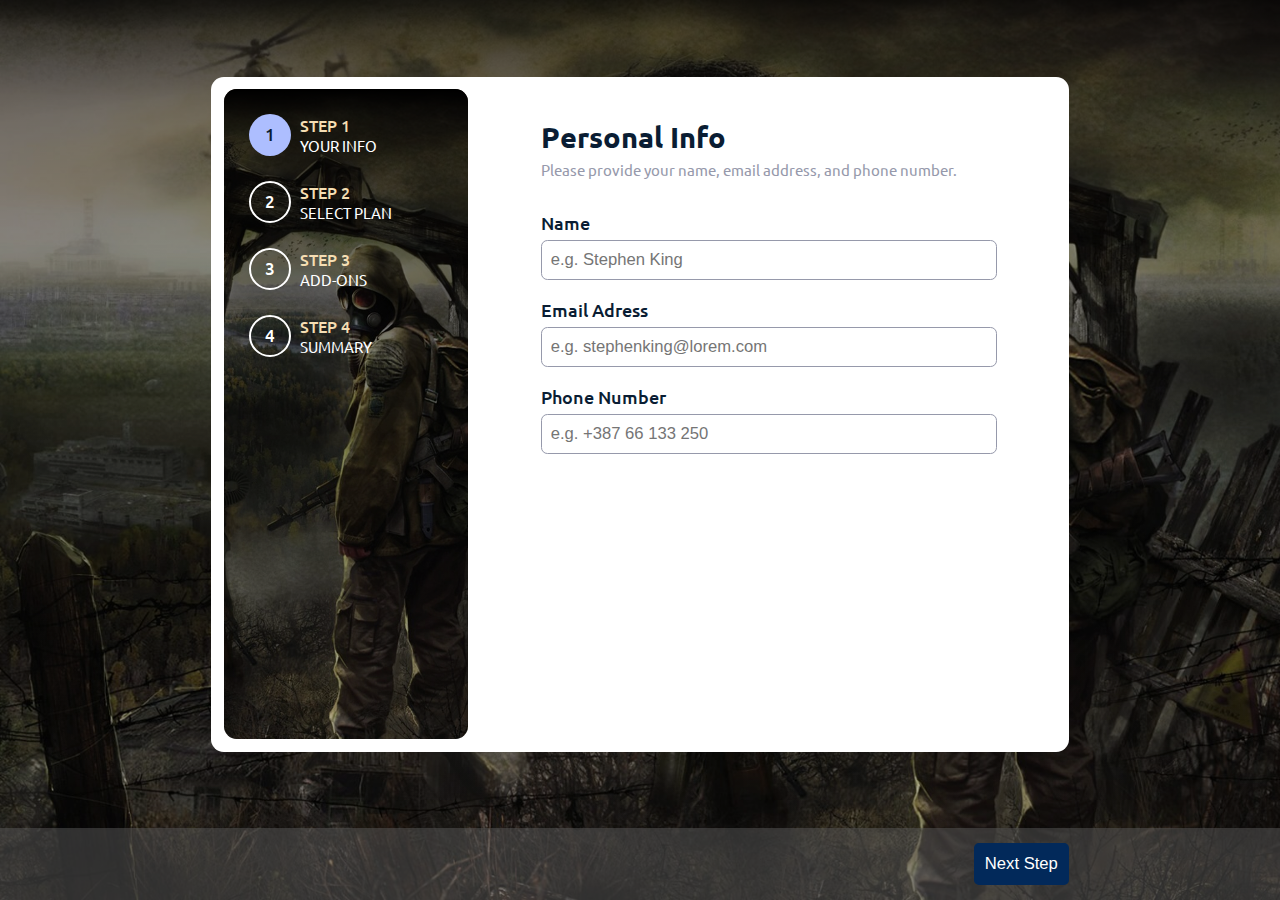
<file: index.html>
<!DOCTYPE html>
<html lang="en">
<head>
  <meta charset="UTF-8">
  <meta name="viewport" content="width=device-width, initial-scale=1.0">
  <link rel="stylesheet" href="css/utilities.css">
  <link rel="stylesheet" href="css/styles.css">
  <link rel="stylesheet" href="css/responsive.css">
  <title>Multi Step Form</title>
</head>
<body>
  <div class="container">
    <div class="central-wrapper column center">
      <!-- STEPS -->
      <div class="steps-wrapper">
        <div class="steps center">
          <div class="step">
            <h3 class="step-number active">1</h3>
            <div class="step-titles">
              <h4>Step 1</h4>
              <h5>Your info</h5>
            </div>
          </div>
          <div class="step">
            <h3 class="step-number">2</h3>
            <div class="step-titles">
              <h4>Step 2</h4>
              <h5>Select plan</h5>
            </div>
          </div>
          <div class="step">
            <h3 class="step-number">3</h3>
            <div class="step-titles">
              <h4>Step 3</h4>
              <h5>Add-ons</h5>
            </div>
          </div>
          <div class="step">
            <h3 class="step-number">4</h3>
            <div class="step-titles">
              <h4>Step 4</h4>
              <h5>Summary</h5>
            </div>
          </div>
        </div>
      </div>

      <!-- MAIN SECTION -->
      <div class="main-section-wrapper">
        <div class="main-section ms-padding center">
          <h2>Personal Info</h2>
          <h4>Please provide your name, email address, and phone number.</h4>
          <div class="inner-section">
            <form>
              <div class="label-message">
                <label for="input-name">Name</label>
                <p id="name-error"></p>
              </div>
              <input id="input-name" type="text" placeholder="e.g. Stephen King" spellcheck="false">
            </form>
            <form>
              <div class="label-message">
                <label for="input-email">Email Adress</label>
                <p id="email-error"></p>
              </div>
              <input id="input-email" type="email" placeholder="e.g. stephenking@lorem.com" spellcheck="false">
            </form>
            <form>
              <div class="label-message">
                <label for="input-phone">Phone Number</label>
                <p id="phone-error"></p>
              </div>
              <input id="input-phone" type="text" placeholder="e.g. +387 66 133 250" spellcheck="false">
            </form>
          </div>
        </div>
      </div>
    </div>

    <!-- NEXT-PREV -->
    <div class="next-prev-wrapper">
      <div class="next-prev column center">
        <div class="prev hidden">
          <button class="transition-02">Go Back</button>
        </div>
        <div class="next">
          <button class="transition-02" id="go-to-page2">Next Step</button>
        </div>
      </div>
    </div>
  </div>

	<script src="js/page_1.js"></script>
</body>
</html>
</file>
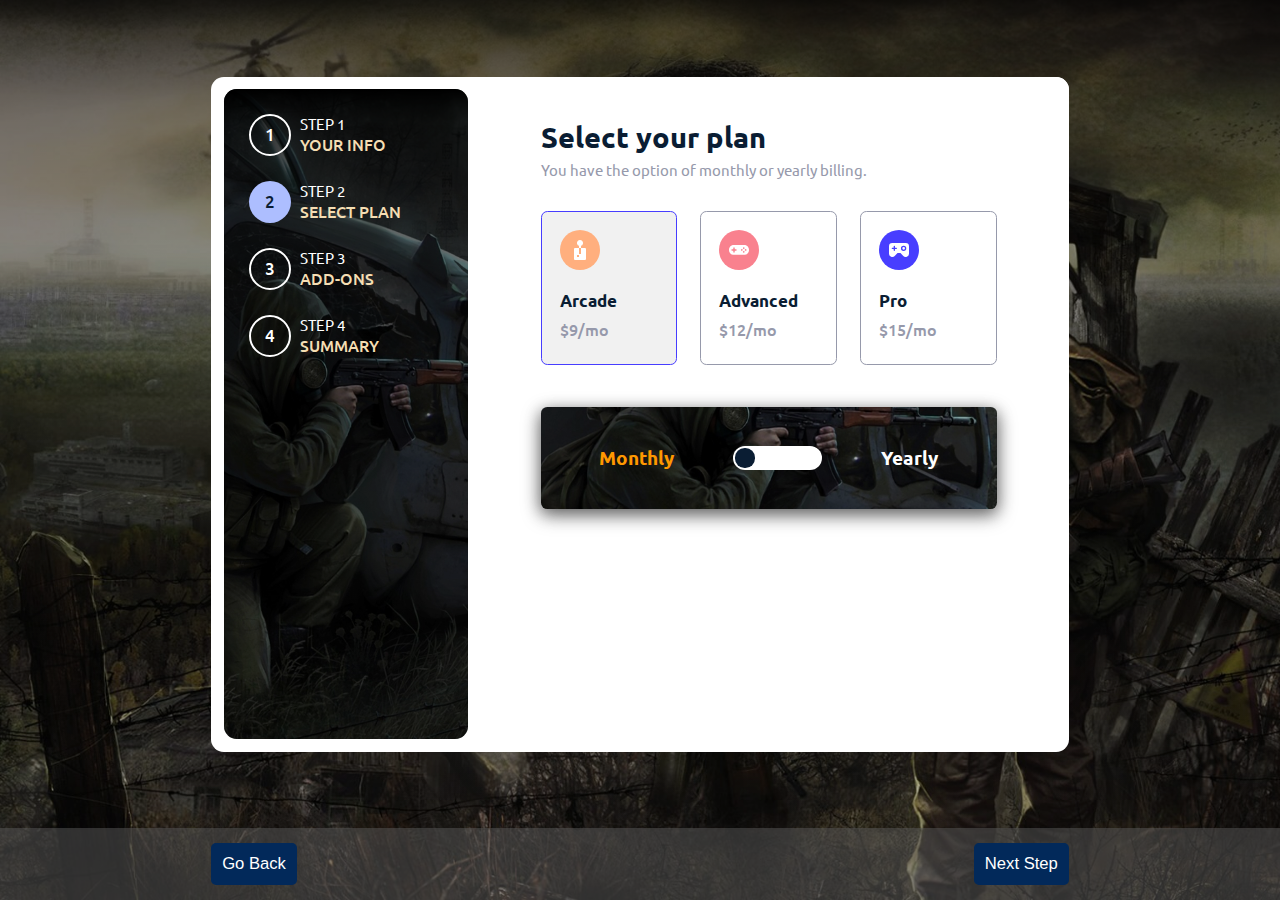
<file: html/page_2.html>
<!DOCTYPE html>
<html lang="en">
<head>
  <meta charset="UTF-8">
  <meta name="viewport" content="width=device-width, initial-scale=1.0">
  <link rel="stylesheet" href="../css/utilities.css">
  <link rel="stylesheet" href="../css/styles.css">
  <link rel="stylesheet" href="../css/responsive.css">
  <title>Multi Step Form</title>
</head>
<body>
  <div class="container">
    <div class="central-wrapper column center">
      <!-- STEPS -->
      <div class="steps-wrapper">
        <div class="steps page2 center">
          <div class="step">
            <h3 class="step-number">1</h3>
            <div class="step-titles">
              <h5>Step 1</h5>
              <h4>Your info</h4>
            </div>
          </div>
          <div class="step">
            <h3 class="step-number active">2</h3>
            <div class="step-titles">
              <h5>Step 2</h5>
              <h4>Select plan</h4>
            </div>
          </div>
          <div class="step">
            <h3 class="step-number">3</h3>
            <div class="step-titles">
              <h5>Step 3</h5>
              <h4>Add-ons</h4>
            </div>
          </div>
          <div class="step">
            <h3 class="step-number">4</h3>
            <div class="step-titles">
              <h5>Step 4</h5>
              <h4>Summary</h4>
            </div>
          </div>
        </div>
      </div>

      <!-- MAIN SECTION -->
      <div class="main-section-wrapper page2">
        <div class="main-section ms-padding center">
          <h2>Select your plan</h2>
          <h4>You have the option of monthly or yearly billing.</h4>
          <div class="inner-section">
            <div class="plan-wrapper">
              <div class="plan el-padding transition-02" id="arcade">
                <img src="../img/icon-arcade.svg" alt="arcade">
                <div class="plan-info">
                  <h5 class="plan-name">Arcade</h5>
                  <h5 class="price">$9/mo</h5>
                  <h6 class="month-free">2 months free</h6>
                </div>
              </div>
              <div class="plan el-padding transition-02" id="advanced">
                <img src="../img/icon-advanced.svg" alt="advanced">
                <div class="plan-info">
                  <h5 class="plan-name">Advanced</h5>
                  <h5 class="price">$12/mo</h5>
                  <h6 class="month-free">2 months free</h6>
                </div>
              </div>
              <div class="plan el-padding transition-02" id="pro">
                <img src="../img/icon-pro.svg" alt="pro">
                <div class="plan-info">
                  <h5 class="plan-name">Pro</h5>
                  <h5 class="price">$15/mo</h5>
                  <h6 class="month-free">2 months free</h6>
                </div>
              </div>
            </div>
          </div>
        </div>
        <div class="toogle-wrapper">
          <div class="toogle-inner">
            <h2 class="month transition-02">Monthly</h2>
            <div class="toogle">
              <input type="checkbox" id="price-toogle" class="input"/>
              <label for="price-toogle" class="label">
                <div class="circle"></div>
              </label>
            </div>
            <h2 class="year transition-02">Yearly</h2>
          </div>
        </div>
      </div>
    </div>

    <!-- NEXT-PREV -->
    <div class="next-prev-wrapper">
      <div class="next-prev column center">
        <div class="prev">
          <button class="transition-02" id="go-to-page1">Go Back</button>
        </div>
        <div class="next">
          <button class="transition-02" id="go-to-page3">Next Step</button>
        </div>
      </div>
    </div>
  </div>

	<script src="../js/page_2.js"></script>
</body>
</html>
</file>
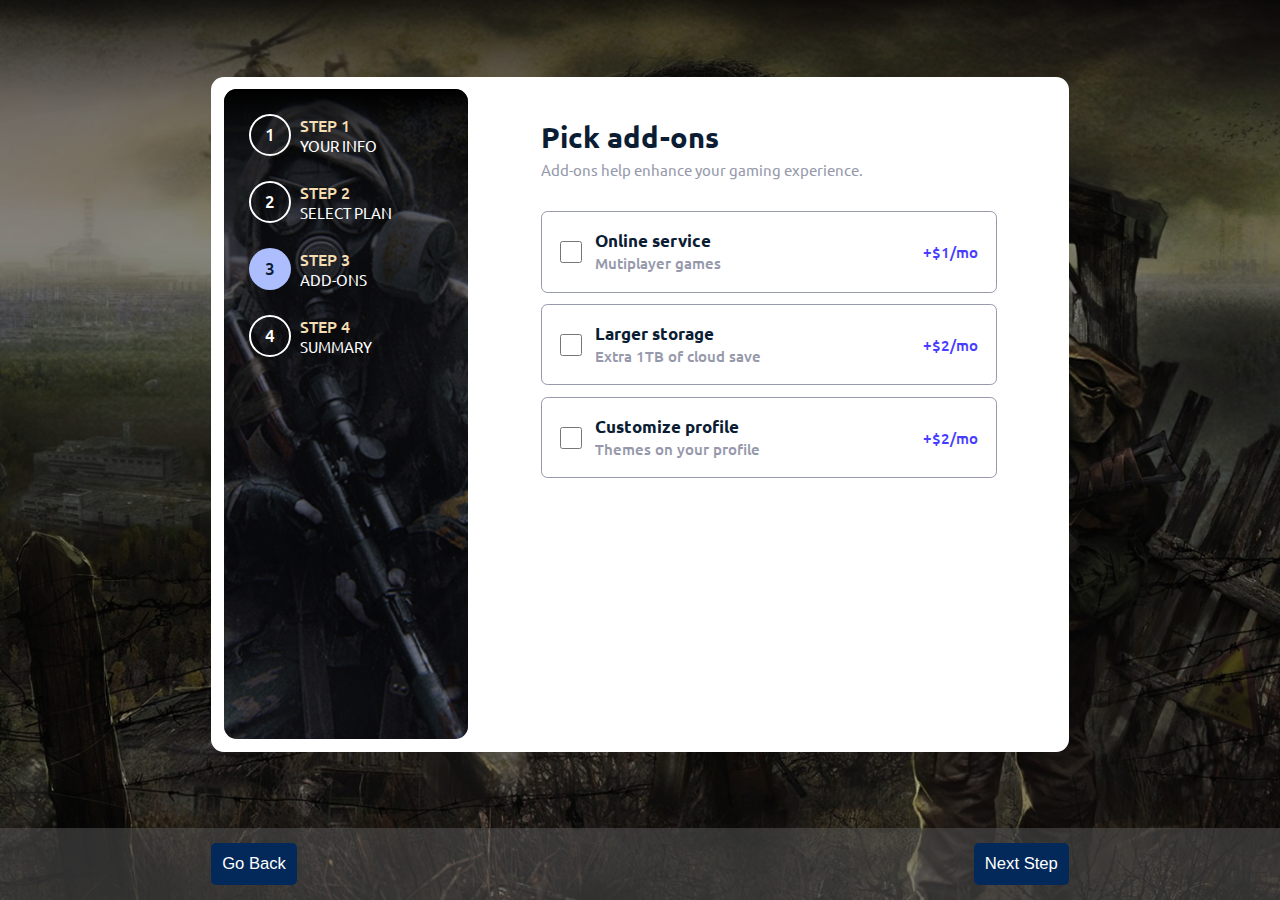
<file: html/page_3.html>
<!DOCTYPE html>
<html lang="en">
<head>
  <meta charset="UTF-8">
  <meta name="viewport" content="width=device-width, initial-scale=1.0">
  <link rel="stylesheet" href="../css/utilities.css">
  <link rel="stylesheet" href="../css/styles.css">
  <link rel="stylesheet" href="../css/responsive.css">
  <title>Multi Step Form</title>
</head>
<body>
  <div class="container">
    <div class="central-wrapper column center">
      <!-- STEPS -->
      <div class="steps-wrapper">
        <div class="steps page3 center">
          <div class="step">
            <h3 class="step-number">1</h3>
            <div class="step-titles">
              <h4>Step 1</h4>
              <h5>Your info</h5>
            </div>
          </div>
          <div class="step">
            <h3 class="step-number">2</h3>
            <div class="step-titles">
              <h4>Step 2</h4>
              <h5>Select plan</h5>
            </div>
          </div>
          <div class="step">
            <h3 class="step-number active">3</h3>
            <div class="step-titles">
              <h4>Step 3</h4>
              <h5>Add-ons</h5>
            </div>
          </div>
          <div class="step">
            <h3 class="step-number">4</h3>
            <div class="step-titles">
              <h4>Step 4</h4>
              <h5>Summary</h5>
            </div>
          </div>
        </div>
      </div>

      <!-- MAIN SECTION -->
      <div class="main-section-wrapper page3">
        <div class="main-section ms-padding center">
          <h2>Pick add-ons</h2>
          <h4>Add-ons help enhance your gaming experience.</h4>
          <div class="inner-section">
            <div class="add-wrapper">
              <div class="add el-padding transition-02" id="online">
                <div class="checkbox-wrapper">
                  <input type="checkbox">
                  <div class="titles">
                    <h5 class="add-title">Online service</h5>
                    <h6 class="add-description">Mutiplayer games</h6>
                  </div>
                </div>
                <div class="price">
                  <h6 class="add-price">+$1/mo</h6>
                </div>
              </div>
              <div class="add el-padding transition-02" id="larger">
                <div class="checkbox-wrapper">
                  <input type="checkbox">
                  <div class="titles">
                    <h5 class="add-title">Larger storage</h5>
                    <h6 class="add-description">Extra 1TB of cloud save</h6>
                  </div>
                </div>
                <div class="price">
                  <h6 class="add-price">+$2/mo</h6>
                </div>
              </div>
              <div class="add el-padding transition-02" id="customizable">
                <div class="checkbox-wrapper">
                  <input type="checkbox">
                  <div class="titles">
                    <h5 class="add-title">Customize profile</h5>
                    <h6 class="add-description">Themes on your profile</h6>
                  </div>
                </div>
                <div class="price">
                  <h6 class="add-price">+$2/mo</h6>
                </div>
              </div>
            </div>
          </div>
        </div>
      </div>
    </div>

    <!-- NEXT-PREV -->
    <div class="next-prev-wrapper">
      <div class="next-prev column center">
        <div class="prev">
          <button class="transition-02" id="go-to-page2">Go Back</button>
        </div>
        <div class="next">
          <button class="transition-02" id="go-to-page4">Next Step</button>
        </div>
      </div>
    </div>
  </div>

	<script src="../js/page_3.js"></script>
</body>
</html>
</file>
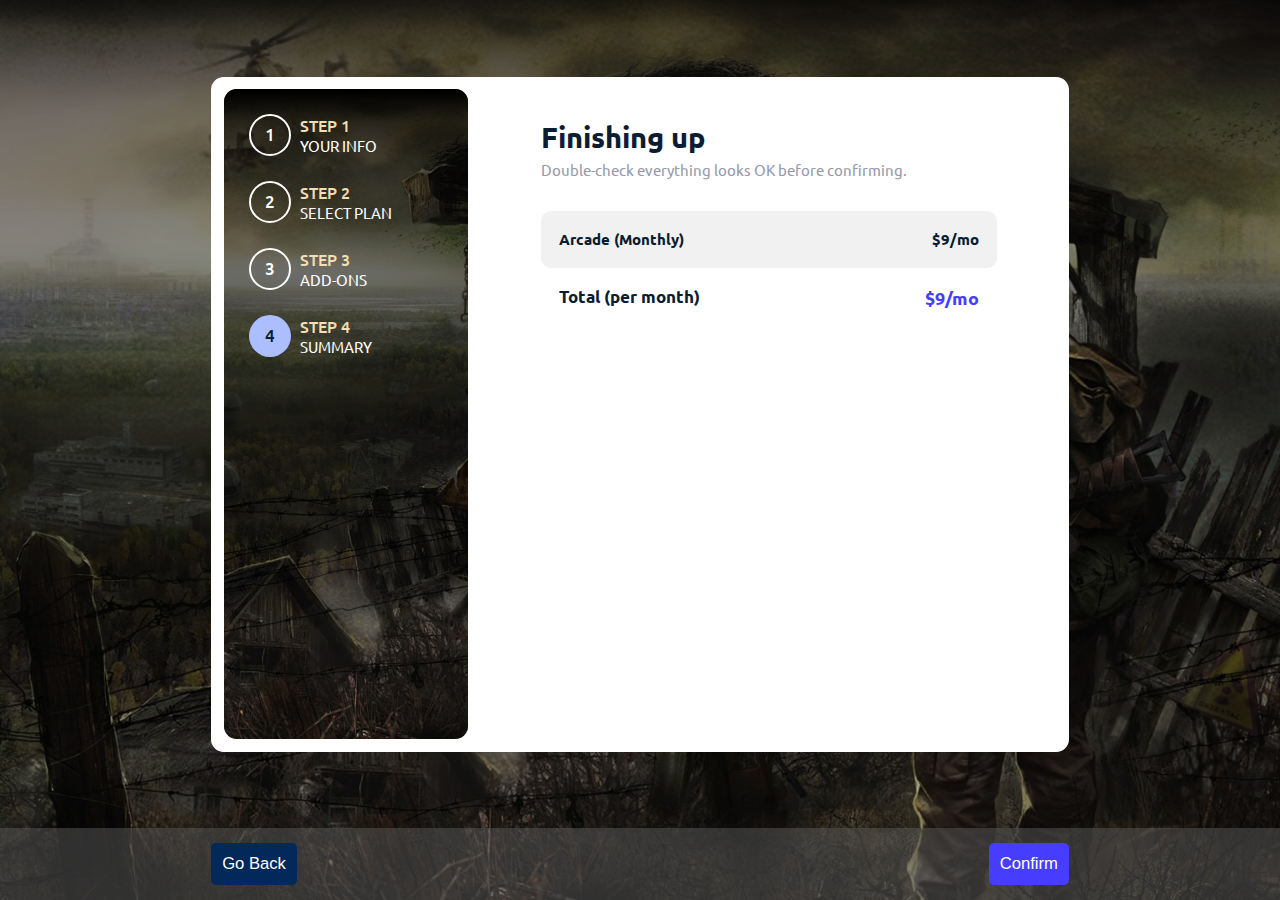
<file: html/page_4.html>
<!DOCTYPE html>
<html lang="en">
<head>
  <meta charset="UTF-8">
  <meta name="viewport" content="width=device-width, initial-scale=1.0">
  <link rel="stylesheet" href="../css/utilities.css">
  <link rel="stylesheet" href="../css/styles.css">
  <link rel="stylesheet" href="../css/responsive.css">
  <title>Multi Step Form</title>
</head>
<body>
  <div class="container">
    <div class="central-wrapper column center">
      <!-- STEPS -->
      <div class="steps-wrapper">
        <div class="steps page4 center">
          <div class="step">
            <h3 class="step-number">1</h3>
            <div class="step-titles">
              <h4>Step 1</h4>
              <h5>Your info</h5>
            </div>
          </div>
          <div class="step">
            <h3 class="step-number">2</h3>
            <div class="step-titles">
              <h4>Step 2</h4>
              <h5>Select plan</h5>
            </div>
          </div>
          <div class="step">
            <h3 class="step-number">3</h3>
            <div class="step-titles">
              <h4>Step 3</h4>
              <h5>Add-ons</h5>
            </div>
          </div>
          <div class="step">
            <h3 class="step-number active">4</h3>
            <div class="step-titles">
              <h4>Step 4</h4>
              <h5>Summary</h5>
            </div>
          </div>
        </div>
      </div>

      <!-- MAIN SECTION -->
      <div class="main-section-wrapper page4">
        <div class="main-section ms-padding center">
          <h2>Finishing up</h2>
          <h4>Double-check everything looks OK before confirming.</h4>
          <div class="inner-section">
            <div class="finish-wrapper">
              <div class="plan-finish el-padding">
                <h5 id="plan-title"><span></span></h5>
                <h5 id="plan-price"></h5>
              </div>
              <hr id="separator">
              <div class="add-finish-wrapper">
              </div>
            </div>
            <div class="total-price-finish el-padding">
              <h5 id="total-title">Total <span></span></h5>
              <h5 id="total-price"></h5>
            </div>
          </div>
        </div>
      </div>
    </div>

    <!-- NEXT-PREV -->
    <div class="next-prev-wrapper">
      <div class="next-prev column center">
        <div class="prev">
          <button class="transition-02" id="go-to-page3">Go Back</button>
        </div>
        <div class="next page4">
          <button class="transition-02" id="go-to-page5">Confirm</button>
        </div>
      </div>
    </div>
  </div>

	<script src="../js/page_4.js"></script>
</body>
</html>
</file>
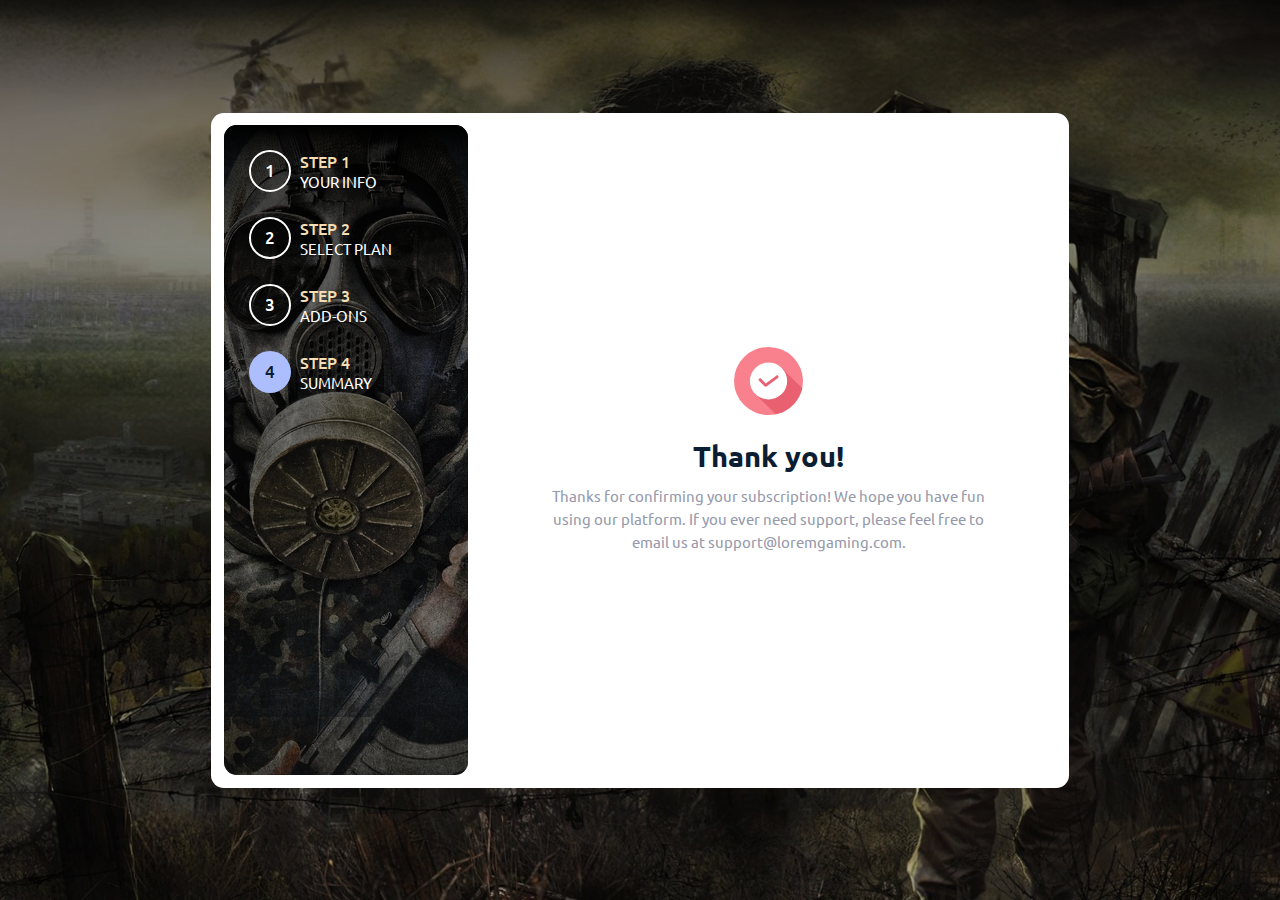
<file: html/page_5.html>
<!DOCTYPE html>
<html lang="en">
<head>
  <meta charset="UTF-8">
  <meta name="viewport" content="width=device-width, initial-scale=1.0">
  <link rel="stylesheet" href="../css/utilities.css">
  <link rel="stylesheet" href="../css/styles.css">
  <link rel="stylesheet" href="../css/responsive.css">
  <title>Multi Step Form</title>
</head>
<body>
  <div class="container">
    <div class="central-wrapper column center">
      <!-- STEPS -->
      <div class="steps-wrapper">
        <div class="steps page5 center">
          <div class="step">
            <h3 class="step-number">1</h3>
            <div class="step-titles">
              <h4>Step 1</h4>
              <h5>Your info</h5>
            </div>
          </div>
          <div class="step">
            <h3 class="step-number">2</h3>
            <div class="step-titles">
              <h4>Step 2</h4>
              <h5>Select plan</h5>
            </div>
          </div>
          <div class="step">
            <h3 class="step-number">3</h3>
            <div class="step-titles">
              <h4>Step 3</h4>
              <h5>Add-ons</h5>
            </div>
          </div>
          <div class="step">
            <h3 class="step-number active">4</h3>
            <div class="step-titles">
              <h4>Step 4</h4>
              <h5>Summary</h5>
            </div>
          </div>
        </div>
      </div>

      <!-- MAIN SECTION -->
      <div class="main-section-wrapper page5">
        <div class="main-section ms-padding center">
          <div class="thank-you">
            <img src="../img/icon-thank-you.svg" alt="icon-thank-you">
            <h2>Thank you!</h2>
            <h4>Thanks for confirming your subscription! We hope you have fun using our platform. If you ever need support, please feel free to email us at support@loremgaming.com.</h4>
          </div>
        </div>
      </div>
    </div>
  </div>
</body>
</html>
</file>
<file: css/utilities.css>
@import url('https://fonts.googleapis.com/css2?family=Ubuntu:wght@400;500;700&display=swap');

:root {
--ubuntu: 'Ubuntu', sans-serif;
--marine-blue: hsl(213, 68%, 12%); 
--dark-green: rgb(15, 67, 74);
--btn-color: hsl(213, 96%, 18%);
--orange-def: #FF9800;
--pastel-blue: hsl(228, 100%, 84%);
--red: hsl(354, 84%, 57%);
--white: hsl(0, 0%, 100%);
--cool-gray: hsl(231, 11%, 63%);
--purplish-blue: hsl(243, 100%, 62%);
--light-gray: hsl(229, 24%, 87%);
--very-light-gray: rgba(215, 215, 215, 0.362);
}

* {
  margin: 0;
  padding: 0;
  box-sizing: border-box;
}
html {
  font-size: 62.5%;
}
body {
  font-family: var(--ubuntu);
  font-size: 1.6rem;
}
img {
  display: block;
  width: 100%;
}
a {
  text-decoration: none;
}
.center {
  margin-left: auto;
  margin-right: auto;
}
.hidden {
  visibility: hidden;
}
.container {
  min-height: 100vh;
  display: flex;
  flex-direction: column;
  justify-content: space-between;
  background: url("../img/bg-full.jpg") no-repeat center center / cover;
  position: relative;
}
.container::before,
.container::after {
  position: absolute;
  content: '';
  top: 0;
  left: 0;
  width: 100%;
  height: 100%;
}
.container::before {
  background: rgba(0, 0, 0, 0.3);
}
.container::after {
  background: linear-gradient(180deg, #000000b3, 10%, transparent);
}
.container * {
  z-index: 10;
}
.column {
 width: 85%;
 max-width: 420px;
}
.transition-02 {
  transition: all ease 0.2s;
}
.ms-padding {
  padding: 4rem 2rem;
}
.el-padding {
  padding: 1.5rem 1rem;
}
</file>
<file: css/styles.css>
/* --- PAGE 1 --- */
/* STEPS */
.steps {
  display: flex;
  justify-content: center;
  padding-top: 5rem;
}
.step {
  margin-right: 6%;
}
.step:nth-child(4) {
  margin-right: 0;
}
.step-number {
  border: 2px solid var(--white);
  width: 3rem;
  height: 3rem;
  display: flex;
  align-items: center;
  justify-content: center;
  border-radius: 50%;
  overflow: hidden;
  margin-right: 5%;
  color: var(--white);
  font-weight: 500;
  font-size: 1.3rem;
}
.step-number.active {
  background-color: var(--pastel-blue);
  border: var(--pastel-blue);
  color: var(--marine-blue);
}
.step-titles {
  display: none;
}

/* MAIN-SECTION */
.main-section {
  width: 100%;
  background-color: var(--white);
  margin-top: 3rem;
  margin-bottom: 3rem;
  border-radius: 1rem;
}
.main-section h2 {
  color: var(--marine-blue);
  font-size: 2.2rem;
}
.main-section h4 {
  color: var(--cool-gray);
  font-weight: 400;
  font-size: 1.5rem;
  margin-top: 1rem;
}
.inner-section {
  margin-top: 2rem;
}
.inner-section form {
  display: flex;
  flex-direction: column;
  margin-top: 1rem;
}
.inner-section form input {
  padding: 1rem;
  margin-top: 0.5rem;
  border: 1px solid var(--cool-gray);
  border-radius: 5px;
  color: var(--marine-blue);
  font-weight: 500;
  font-size: 1.5rem;
}
.inner-section form input:focus {
  outline: none;
}
.label-message {
  display: flex;
  justify-content: space-between;
  align-items: center;
}
.label-message label {
  color: var(--marine-blue);
  font-size: 1.5rem;
  font-weight: 500;
}
.label-message p {
  color: var(--red);
  font-size: 1.1rem;
  font-weight: 500;
}

/* NEXT-PREV */
.next-prev-wrapper {
  position: relative;
}
.next-prev-wrapper::before {
  position: absolute;
  content: '';
  top: 0;
  left: 0;
  width: 100%;
  height: 100%;
  background: rgba(90, 90, 90, 0.5);
}
.next-prev {
  padding-top: 1.5rem;
  padding-bottom: 1.5rem;
  display: flex;
  justify-content: space-between;
}
.next button, .prev button {
  padding: 1rem 1.5rem;
  background: var(--btn-color);
  border: 2px solid var(--btn-color);
  color: var(--white);
  font-size: 1.5rem;
  font-weight: 400;
  border-radius: 5px;
  overflow: hidden;
  cursor: pointer;
}

/* --- PAGE 2 --- */
/* MAIN-SECTION */
.plan-wrapper {
  display: flex;
  flex-direction: column;
}
.plan {
  display: flex;
  border: 1px solid var(--cool-gray);
  border-radius: 1rem;
  overflow: hidden;
}
.plan.clicked {
  border-color: var(--purplish-blue);
  background-color: var(--very-light-gray);
}
.plan img {
  width: 4rem;
  margin-right: 3%;
  align-self: flex-start;
}
#advanced {
  margin: 5% 0;
}
.plan-info .plan-name {
  font-size: 1.6rem;
  font-weight: 700;
  color: var(--marine-blue);
}
.plan-info .price {
  font-size: 1.5rem;
  font-weight: 500;
  color: var(--cool-gray);
  margin: 0.5rem 0;
}
.month-free {
  display: none;
  font-size: 1.4rem;
  font-weight: 500;
  color: var(--marine-blue);
}

/* TOOGLE */
.toogle-wrapper {
  display: flex;
  align-items: center;
  justify-content: center;
  border: 2px solid var(--white);
  height: 7rem;
  border-radius: 1rem;
  overflow: hidden;
  margin-bottom: 5rem;
}
.toogle-wrapper .month {
  color: var(--orange-def);
}
.toogle-wrapper .year {
  color: white;
}
.toogle-inner {
  display: flex;
  width: 100%;
}
.toogle-wrapper h2 {
  font-size: clamp(16px, 3.2vw + 0.2rem, 18px);
  margin: 0 auto;
}
.toogle {
  display: flex;
  justify-content: center;
  align-items: center;
  width: 6rem;
}
.input {
  visibility: hidden;
}
.label {
  position: absolute;
  width: 6rem;
  height: 2rem;
  background-color: var(--white);
  border-radius: 2em;
  cursor: pointer;
}
.circle {
  width: 1.4rem;
  height: 1.4rem;
  background-color: var(--marine-blue);
  border-radius: 50%;
  top: 3px;
  left: 3px;
  position: absolute;
  animation: toggleOff 0.4s linear forwards;
}
.input:checked + .label .circle {
  animation: toggleOn 0.4s linear forwards;
}
@keyframes toggleOn {
  0% {
    transform: translateX(0);
  }
  100% {
    transform: translateX(40px);
  }
}
@keyframes toggleOff {
  0% {
    transform: translateX(40px);
  }
  100% {
    transform: translateX(0);
  }
}

/* --- PAGE 3 --- */
/* MAIN-SECTION */
.add-wrapper {
  display: flex;
  flex-direction: column;
}
.add {
  display: flex;
  justify-content: space-between;
  align-items: center;
  width: 100%;
  padding: 1.5rem 1rem;
  border: 1px solid var(--cool-gray);
  border-radius: 1rem;
  overflow: hidden;
}
.checkbox-wrapper {
  display: flex;
  align-items: center;
}
.checkbox-wrapper input {
  width: 2rem;
  height: 2rem;
  accent-color: var(--purplish-blue);
  flex-shrink: 0; /* Sprečava smanjivanje .checkbox-wrapper-a */
}
.checkbox-wrapper .titles {
  margin: 0 1rem;
}
.titles .add-title {
  font-size: 1.6rem;
  font-weight: 700;
  color: var(--marine-blue);
}
.titles .add-description {
  margin-top: 0.2rem;
  font-size: 1.3rem;
  font-weight: 500;
  color: var(--cool-gray);
}
.add-price {
  font-size: 1.4rem;
  font-weight: 500;
  color: var(--purplish-blue);
}
#larger {
  margin-top: 1rem;
  margin-bottom: 1rem;
}

/* --- PAGE 4 --- */
/* MAIN-SECTION */
.finish-wrapper {
  display: flex;
  flex-direction: column;
  background-color: var(--very-light-gray);
  border-radius: 1rem;
  overflow: hidden;
}
.plan-finish {
  display: flex;
  justify-content: space-between;
  align-items: center;
  width: 100%;
  color: var(--marine-blue);
  padding: 2rem 1rem;
}
.plan-finish h5 {
  font-size: 1.5rem;
}
.add-finish {
  display: flex;
  justify-content: space-between;
}
.add-finish:nth-child(even) {
  padding-top: 0;
  padding-bottom: 0;
}
.add-finish:first-child {
  padding-top: 1.5rem;
}
.add-finish:last-child {
  padding-bottom: 1.5rem;
}
.add-finish h5 {
  font-size: 1.4rem;
  color: var(--cool-gray);
  font-weight: 400;
}
.add-finish .add-price {
  color: var(--marine-blue);
  font-weight: 500;
}
.total-price-finish {
  display: flex;
  justify-content: space-between;
  padding: 2rem 1rem 0 1rem;
}
.total-price-finish #total-title {
  font-size: 1.6rem;
  color: var(--marine-blue);
  font-weight: 700;
}
.total-price-finish #total-price {
  font-size: 1.6rem;
  color: var(--purplish-blue);
  font-weight: 700;
}
hr {
  margin: 0 1rem;
  border: none;
  border-top: 1px solid var(--cool-gray);
}
.next.page4 button {
  background: var(--purplish-blue);
  border: 2px solid var(--purplish-blue);
}


/* --- PAGE 5 --- */
/* MAIN-SECTION */
.page5 .main-section {
  display: flex;
  padding-top: 6rem;
  padding-bottom: 6rem;
}
.thank-you {
  display: flex;
  flex-direction: column;
  justify-content: center;
  align-items: center;
}
.thank-you img {
  width: 20%;
  max-width: 6rem;
}
.thank-you h4 {
  text-align: center;
  margin-top: 0;
  line-height: 1.5;
}
.thank-you h2 {
  margin: 1.5rem 0;
}

/* HOVERS */
@media (hover: hover) {
  .next button:hover, .prev button:hover {
    border: 2px solid var(--white);
  }
  .plan:hover {
    border-color: var(--purplish-blue);
    cursor: pointer;
  }
  .add:hover {
    border-color: var(--purplish-blue);
    cursor: pointer;
  }
  .checkbox-wrapper input:hover {
    cursor: pointer;
    opacity: 0.78;
  }
}
</file>
<file: css/responsive.css>
@media (min-width:576px) {
  .ms-padding {
    padding: 4rem 3rem;
  }
  .el-padding {
    padding: 1.5rem 1.5rem;
  }
  hr {
    margin: 0 1.5rem;
  }
}

@media (min-width:768px) {
  /* PAGE 1 */
  .ms-padding {
    padding: 7%;
  }
  .column {
    width: 90vw;
    max-width: none;
   }
  .central-wrapper {
    display: flex;
    justify-content: center;
    margin: auto;
    height: 75vh;
    border-radius: 1vw;
    overflow: hidden;
  }
  .steps-wrapper {
    height: auto;
    background: var(--white);
    flex: 30%;
    padding: 1.5% 0 1.5% 1.5%;
  }
  .step {
    margin-right: 0;
    display: flex;
    flex-direction: row;
    margin-bottom: 2.5rem;
  }
  .step-number {
    width: 3.8rem;
    height: 3.8rem;
    font-size: 1.5rem;
  }
  .steps {
    flex-direction: column;
    justify-content: flex-start;
    padding-top: 0;
    background: url("../img/personal-info.jpg") no-repeat center center / cover;
    position: relative;
    border-radius: 1vw;
    padding: 10%;
    height: 100%;
  }
  .steps.page2 {
    background: url("../img/select-plan.jpg") no-repeat center center / cover;
  }
  .steps.page3 {
    background: url("../img/add-ons.jpg") no-repeat center center / cover;
  }
  .steps.page4 {
    background: url("../img/summary.jpg") no-repeat center center / cover;
  }
  .steps.page5 {
    background: url("../img/finish.jpg") no-repeat center center / cover;
  }
  .steps::before, .steps::after {
    position: absolute;
    content: '';
    top: 0;
    left: 0;
    width: 100%;
    height: 100%;
    background: linear-gradient(180deg, black, 15%, transparent);
    border-radius: 1vw;
  }
  .steps::after {
    background: rgba(0, 0, 0, 0.3);
  }
  .steps * {
    z-index: 10;
  }
  .step-titles {
    display: flex;
    flex-direction: column;
    justify-content: center;
  }
  .step-titles h5 {
    text-transform: uppercase;
    font-size: 1.3rem;
    font-weight: 400;
    color: var(--white);
  }
  .step-titles h4 {
    text-transform: uppercase;
    font-size: 1.4rem;
    font-weight: 500;
    color: wheat;
  }
  .main-section-wrapper {
    flex: 70%;
    display: flex;
  }
  .main-section {
    margin-top: 0;
    margin-bottom: 0;
    border-radius: 0;
    width: 100%;
    align-self: stretch;
  }
  .main-section h2 {
    font-size: clamp(2.2rem, 2.3vw, 6rem);
  }
  .main-section h4 {
    font-size: clamp(1.4rem, 1.2vw, 3rem);
    margin-top: 1%;
  }
  .label-message label {
    font-size: clamp(1.5rem, 1.4vw, 4rem);
  }
  .inner-section form {
    margin-top: 3%;
  }
  .inner-section form input {
    font-size: clamp(1.5rem, 1.3vw, 4rem);
    padding: 2%;
    border-radius: 0.5vw;
    margin-top: 1%;
  }
  .label-message p {
    font-size: clamp(1.1rem, 1vw, 3rem);
  }
  .next button, .prev button {
    padding: 0.7vw;
    font-size: clamp(1.5rem, 1.3vw, 4rem);
  }

  /* PAGE 2 */
  .main-section-wrapper.page2 {
    flex-direction: column;
    background-color: var(--white);
  }
  .inner-section {
    margin-top: 7%;
  }
  .plan-wrapper {
    flex-direction: row;
  }
  .plan {
    flex: 33%;
    flex-direction: column;
    border-radius: 0.5vw;
  }
  .plan .plan-info {
    margin-top: 2rem;
  }
  .plan-info .plan-name {
    font-size: clamp(1.6rem, 1.3vw, 3.5rem);
  }
  .plan-info .price {
    font-size: clamp(1.6rem, 1.2vw, 3rem);
    margin: 0.5vw 0;
  }
  .month-free {
    font-size: clamp(1.4rem, 1vw, 2.8rem);
  }
  #advanced {
    margin: 0 5%;
  }
  .toogle-wrapper {
    margin: 0 7%;
    background: url("../img/select-plan.jpg") no-repeat center center / cover;
    border: none;
    height: 15%;
    border-radius: 0.5vw;
    position: relative;
    box-shadow: 0 4px 15px 0 rgba(0, 0, 0, 0.4), 0 6px 20px 0 rgba(0, 0, 0, 0.4);
  }
  .toogle-wrapper::before {
    position: absolute;
    content: '';
    top: 0;
    left: 0;
    width: 100%;
    height: 100%;
    background: rgba(0, 0, 0, 0.3);
  }
  .toogle-wrapper h2 {
    font-size: clamp(1.8rem, 1.5vw, 5rem);
    margin: 0px auto;
  }
  .toogle {
    width: 7vw;
  }
  .label {
    width: 7vw;
    height: 1.9vw;
  }
  .circle {
    width: 1.5vw;
    height: 1.5vw;
    top: 0.2vw;
    left: 0.2vw;
  }
  @keyframes toggleOn {
    100% {
      transform: translateX(5.1vw);
    }
  }
  @keyframes toggleOff {
    0% {
      transform: translateX(5.1vw);
    }
  }

  /* PAGE 3 */
  .add {
    border-radius: 0.5vw;
  }
  .checkbox-wrapper .titles {
    margin: 0 1vw;
  }
  .checkbox-wrapper input {
    width: 2.2rem;
    height: 2.2rem;
  }
  .titles .add-title {
    font-size: clamp(1.6rem, 1.3vw, 3rem);
  }
  .titles .add-description {
    font-size: clamp(1.4rem, 1.2vw, 2.8rem);
  }
  .add-price {
    font-size: clamp(1.5rem, 1.2vw, 3rem);
  }
  #larger {
    margin-top: 2.5%;
    margin-bottom: 2.5%;
  }

  /* PAGE 4 */
  .plan-finish h5 {
    font-size: clamp(1.4rem, 1.2vw, 3rem);
  }
  .add-finish h5 {
    font-size: clamp(1.2rem, 1.1vw, 2.8rem);
  }
  .total-price-finish #total-title {
    font-size: clamp(1.6rem, 1.3vw, 3rem);
  }
  .total-price-finish #total-price {
    font-size: clamp(1.6rem, 1.4vw, 3rem);
  }

  /* PAGE 5 */
  .thank-you img {
    width: 15%;
    max-width: none;
  }
  .thank-you h2 {
    margin-top: 5%;
    margin-bottom: 1%;
}
}

@media (min-width:992px) {
  /* PAGE 1 */
  .ms-padding {
    padding: 7% 12%;
  }
  .el-padding {
    padding: 4%;
  }
  .column {
    width: 80vw;
  }
  .step-number {
    width: 4.2rem;
    height: 4.2rem;
    font-size: 1.7rem;
  }
  .step-titles h5 {
    font-size: 1.5rem;
  }
  .step-titles h4 {
    font-size: 1.6rem;
  }

  /* PAGE 2 */
  .toogle-wrapper {
    margin: 0 12%;
  }

  /* PAGE 4 */
  hr {
    margin: 0 4%;
  }
  .add-finish:first-child {
    padding-top: 4%;
  }
  .add-finish:last-child {
    padding-bottom: 4%;
  }
}

@media (min-width:1200px) {
  /* PAGE 1*/
  .column {
    width: 67vw;
  }
  .inner-section form {
    margin-top: 4%;
  }
}

@media (min-width:1440px) {
  /* PAGE 1 */
  .steps-wrapper {
    padding: 2% 0 2% 2%;
  }
  .step {
    margin-bottom: 10%;
  }
  .step-number {
    width: 3.3vw;
    height: 3.3vw;
    font-size: clamp(1.7rem, 1.4vw, 3.2rem);
  }
  .step-titles h5 {
    font-size: clamp(1.5rem, 1.1vw, 2.8rem);
  }
  .step-titles h4 {
    font-size: clamp(1.6rem, 1.2vw, 3rem);
  }

  /* PAGE 2 */
  .plan img {
    width: 40%;
  }

  /* PAGE 3 */
  .checkbox-wrapper input {
    width: 1.7vw;
    height: 1.7vw;
  }
}
</file>
